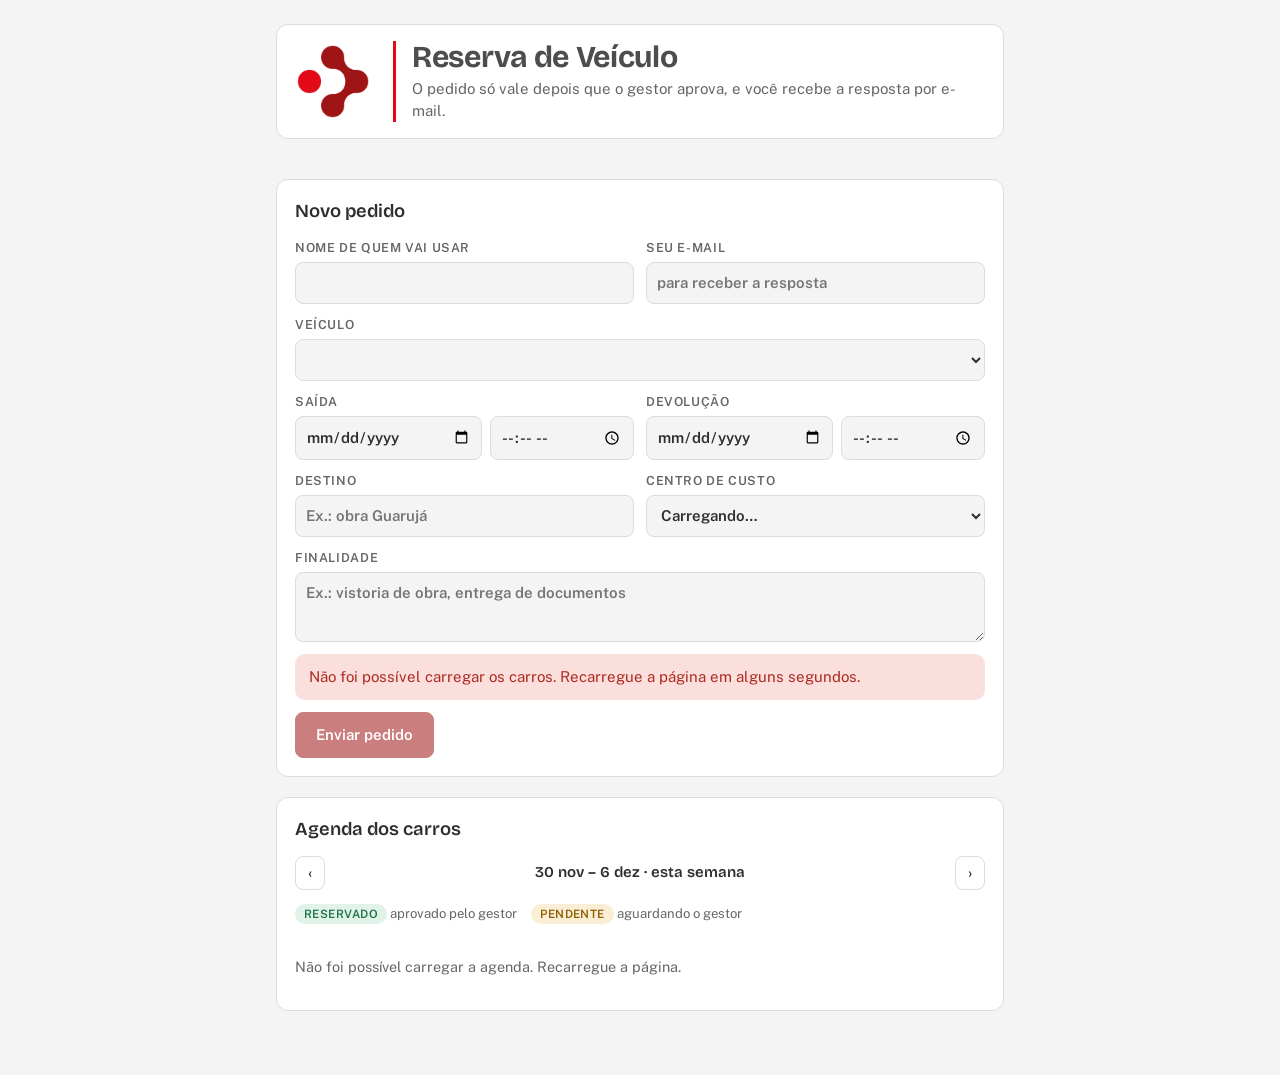
<file: Index.html>
<!DOCTYPE html>
<html lang="pt-BR">
<head>
<meta charset="utf-8">
<meta name="viewport" content="width=device-width, initial-scale=1">
<title>Reserva de Veículo · Dellut</title>
<meta name="description" content="Peça o carro da empresa. O pedido vale depois da aprovação do gestor.">
<link rel="icon" type="image/png" href="assets/logo.png">
<link rel="preconnect" href="https://fonts.googleapis.com">
<link rel="stylesheet" href="https://fonts.googleapis.com/css2?family=Bricolage+Grotesque:opsz,wght@12..96,600;12..96,700&family=Public+Sans:wght@400;500;600&family=JetBrains+Mono:wght@500&display=swap">
<link rel="stylesheet" href="assets/styles.css">
</head>
<body>
<div class="wrap">
  <header class="brand">
    <img src="assets/logo.png" alt="Dellut" width="72" height="72">
    <div>
      <h1>Reserva de Veículo</h1>
      <p class="sub">O pedido só vale depois que o gestor aprova, e você recebe a resposta por e-mail.</p>
    </div>
  </header>

  <div class="cars" id="cars"></div>

  <section class="panel" aria-labelledby="t-novo">
    <h2 id="t-novo">Novo pedido</h2>
    <form id="form" novalidate>
      <label>Nome de quem vai usar<input id="nome" type="text" maxlength="80" autocomplete="name" required></label>
      <label>Seu e-mail<input id="email" type="email" maxlength="120" autocomplete="email" placeholder="para receber a resposta" required></label>
      <label class="full">Veículo<select id="veiculo" required></select></label>
      <label>Saída<span class="pair"><input id="di" type="date" required><input id="hi" type="time" required></span></label>
      <label>Devolução<span class="pair"><input id="df" type="date" required><input id="hf" type="time" required></span></label>
      <label>Destino<input id="destino" type="text" maxlength="120" placeholder="Ex.: obra Guarujá" required></label>
      <label>Centro de custo<select id="centro" required><option value="">Carregando…</option></select></label>
      <label class="full">Finalidade<textarea id="finalidade" maxlength="400" placeholder="Ex.: vistoria de obra, entrega de documentos" required></textarea></label>
      <div id="rod" class="notice warn full" hidden></div>
      <div id="msg" class="notice full" hidden></div>
      <div class="full"><button class="btn primary" type="submit" id="enviar" disabled>Enviar pedido</button></div>
    </form>
  </section>

  <section class="panel" aria-labelledby="t-agenda">
    <h2 id="t-agenda">Agenda dos carros</h2>
    <div class="weeknav">
      <button class="btn small" type="button" id="prev" aria-label="Semana anterior">‹</button>
      <div class="lbl" id="wlbl"></div>
      <button class="btn small" type="button" id="next" aria-label="Próxima semana">›</button>
    </div>
    <div class="legend"><span><span class="pill Aprovada">reservado</span> aprovado pelo gestor</span><span><span class="pill Pendente">pendente</span> aguardando o gestor</span></div>
    <div id="semana"><p class="free">Carregando a agenda…</p></div>
  </section>
</div>
<script src="config.js"></script>
<script src="assets/comum.js"></script>
<script src="assets/reserva.js"></script>
</body>
</html>
</file>
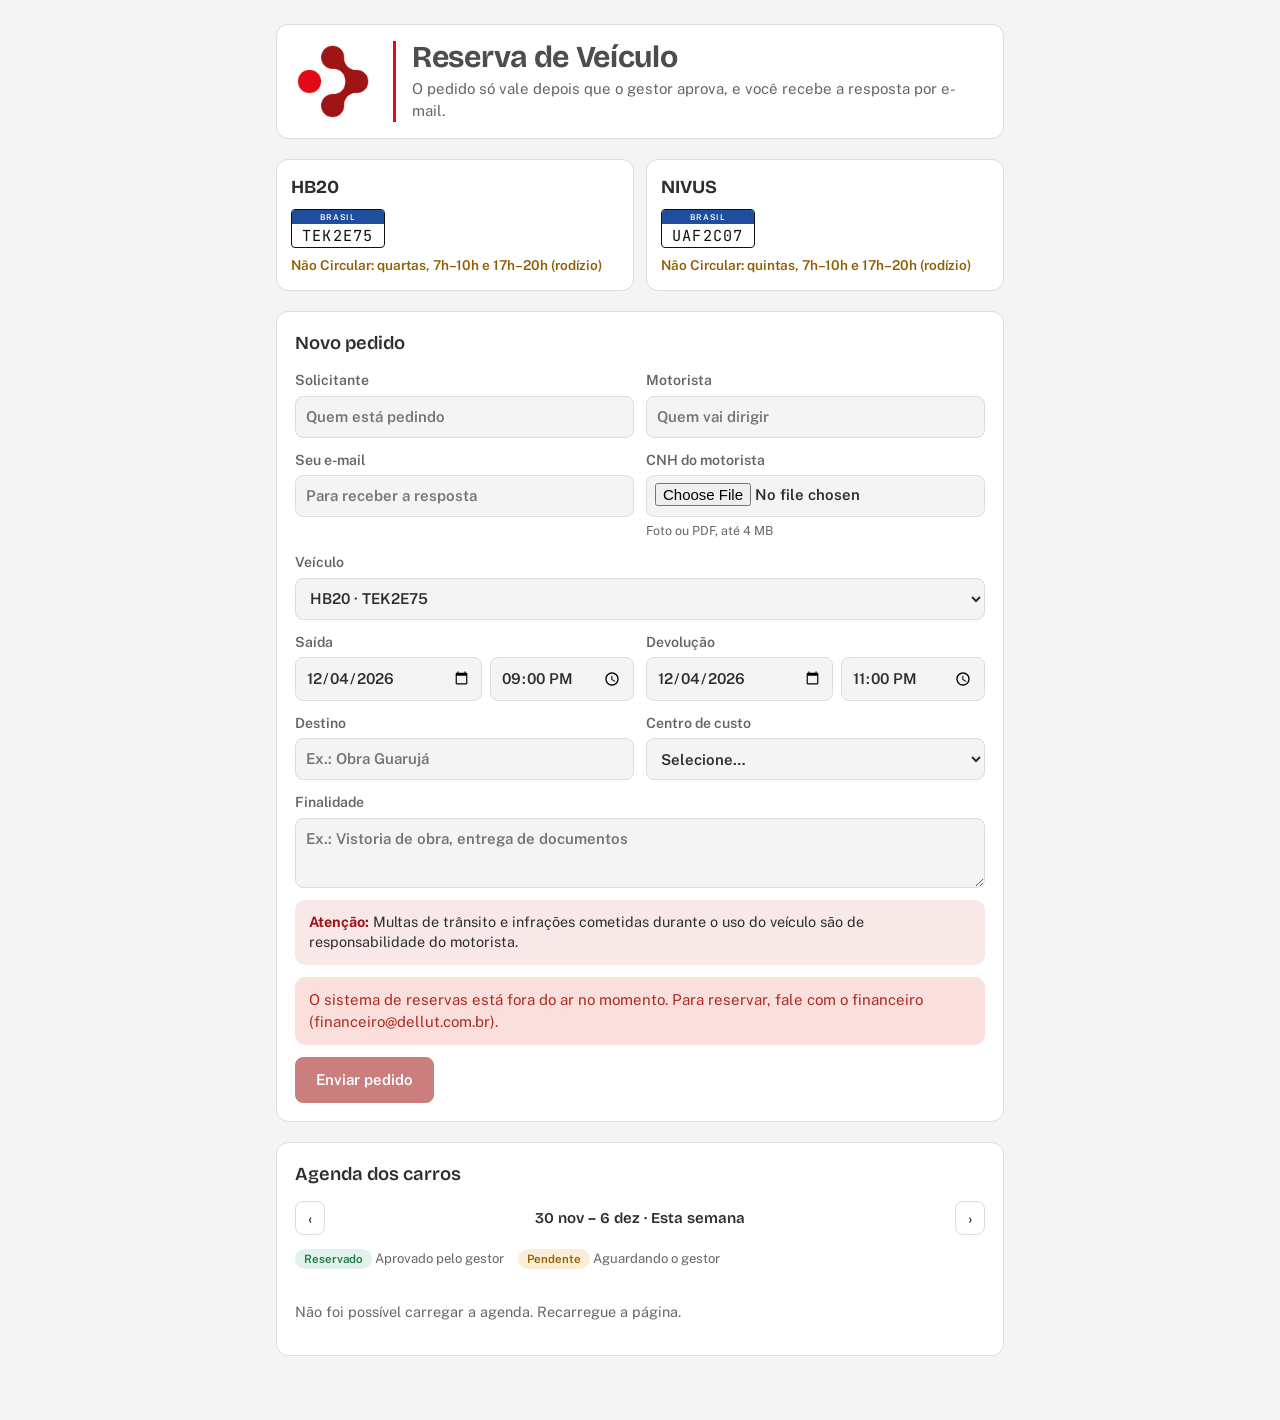
<file: index.html>
<!DOCTYPE html>
<html lang="pt-BR">
<head>
<meta charset="utf-8">
<meta name="viewport" content="width=device-width, initial-scale=1">
<title>Reserva de Veículo · Dellut</title>
<meta name="description" content="Peça o carro da empresa. O pedido vale depois da aprovação do gestor.">
<link rel="icon" type="image/png" href="assets/logo.png">
<link rel="preconnect" href="https://fonts.googleapis.com">
<link rel="stylesheet" href="https://fonts.googleapis.com/css2?family=Bricolage+Grotesque:opsz,wght@12..96,600;12..96,700&family=Public+Sans:wght@400;500;600&family=JetBrains+Mono:wght@500&display=swap">
<link rel="stylesheet" href="styles.css?v=11">
</head>
<body>
<div class="wrap">
  <header class="brand">
    <img src="assets/logo.png" alt="Dellut" width="72" height="72">
    <div>
      <h1>Reserva de Veículo</h1>
      <p class="sub">O pedido só vale depois que o gestor aprova, e você recebe a resposta por e-mail.</p>
    </div>
  </header>

  <div class="cars" id="cars"></div>

  <section class="panel" aria-labelledby="t-novo">
    <h2 id="t-novo">Novo pedido</h2>
    <form id="form" novalidate>
      <label>Solicitante<input id="solicitante" type="text" maxlength="80" autocomplete="name" placeholder="Quem está pedindo" required></label>
      <label>Motorista<input id="nome" type="text" maxlength="80" placeholder="Quem vai dirigir" required></label>
      <label>Seu e-mail<input id="email" type="email" maxlength="120" autocomplete="email" placeholder="Para receber a resposta" required></label>
      <label>CNH do motorista<input id="cnh" type="file" accept="image/jpeg,image/png,application/pdf,image/*" required><span class="hint">Foto ou PDF, até 4 MB</span></label>
      <label class="full">Veículo<select id="veiculo" required></select></label>
      <label>Saída<span class="pair"><input id="di" type="date" required><input id="hi" type="time" required></span></label>
      <label>Devolução<span class="pair"><input id="df" type="date" required><input id="hf" type="time" required></span></label>
      <label>Destino<input id="destino" type="text" maxlength="120" placeholder="Ex.: Obra Guarujá" required></label>
      <label>Centro de custo<select id="centro" required><option value="">Carregando…</option></select></label>
      <label class="full">Finalidade<textarea id="finalidade" maxlength="400" placeholder="Ex.: Vistoria de obra, entrega de documentos" required></textarea></label>
      <div class="notice aviso full"><b>Atenção:</b> <span id="aviso-txt">Multas de trânsito e infrações cometidas durante o uso do veículo são de responsabilidade do motorista.</span></div>
      <div id="rod" class="notice warn full" hidden></div>
      <div id="msg" class="notice full" hidden></div>
      <div class="full"><button class="btn primary" type="submit" id="enviar" disabled>Enviar pedido</button></div>
    </form>
  </section>

  <section class="panel" aria-labelledby="t-agenda">
    <h2 id="t-agenda">Agenda dos carros</h2>
    <div class="weeknav">
      <button class="btn small" type="button" id="prev" aria-label="Semana anterior">‹</button>
      <div class="lbl" id="wlbl"></div>
      <button class="btn small" type="button" id="next" aria-label="Próxima semana">›</button>
    </div>
    <div class="legend"><span><span class="pill Aprovada">Reservado</span> Aprovado pelo gestor</span><span><span class="pill Pendente">Pendente</span> Aguardando o gestor</span></div>
    <div id="semana"><p class="free">Carregando a agenda…</p></div>
  </section>
</div>
<script src="config.js"></script>
<script src="assets/comum.js"></script>
<script src="reserva.js?v=11"></script>
</body>
</html>
</file>
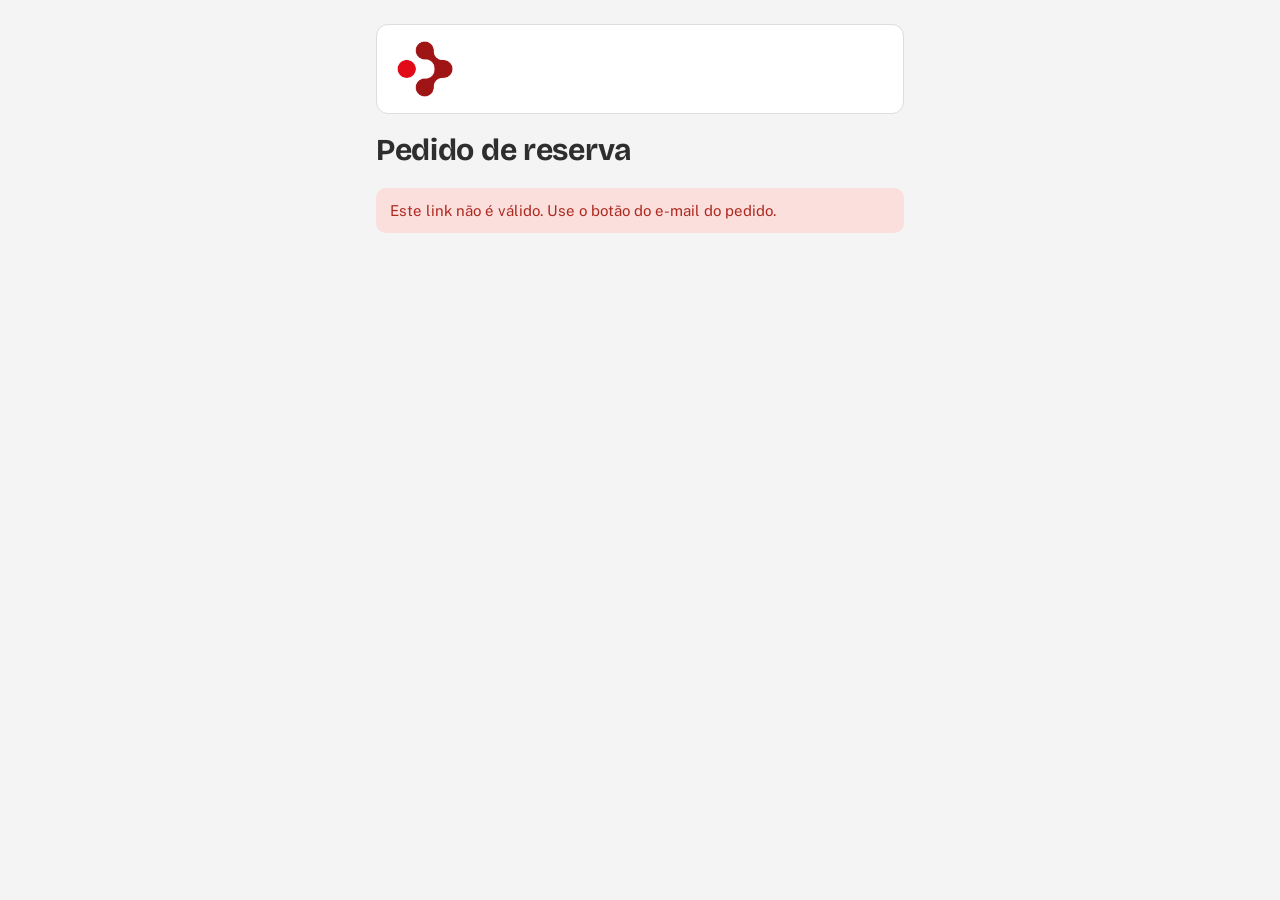
<file: aprovar.html>
<!DOCTYPE html>
<html lang="pt-BR">
<head>
<meta charset="utf-8">
<meta name="viewport" content="width=device-width, initial-scale=1">
<meta name="robots" content="noindex">
<title>Aprovação de reserva · Dellut</title>
<link rel="icon" type="image/png" href="assets/logo.png">
<link rel="preconnect" href="https://fonts.googleapis.com">
<link rel="stylesheet" href="https://fonts.googleapis.com/css2?family=Bricolage+Grotesque:opsz,wght@12..96,600;12..96,700&family=Public+Sans:wght@400;500;600&display=swap">
<link rel="stylesheet" href="styles.css?v=11">
</head>
<body>
<div class="wrap narrow">
  <header class="brand compact"><img src="assets/logo.png" alt="Dellut" width="56" height="56"></header>
  <h1 id="titulo">Pedido de reserva</h1>
  <div id="conteudo"><p class="free">Carregando o pedido…</p></div>
</div>
<script src="config.js"></script>
<script src="assets/comum.js"></script>
<script src="aprovar.js?v=12"></script>
</body>
</html>
</file>
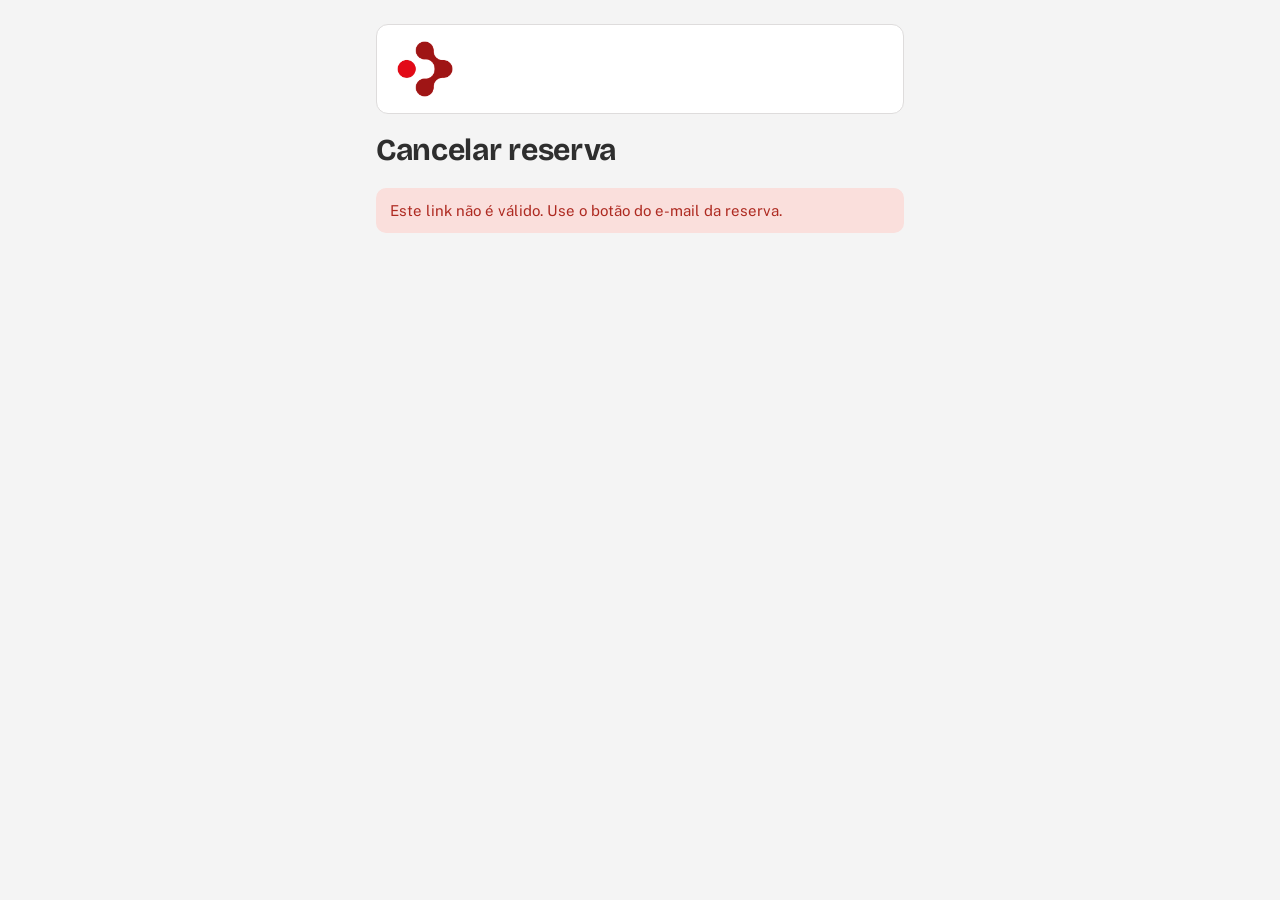
<file: cancelar.html>
<!DOCTYPE html>
<html lang="pt-BR">
<head>
<meta charset="utf-8">
<meta name="viewport" content="width=device-width, initial-scale=1">
<meta name="robots" content="noindex">
<title>Cancelar reserva · Dellut</title>
<link rel="icon" type="image/png" href="assets/logo.png">
<link rel="preconnect" href="https://fonts.googleapis.com">
<link rel="stylesheet" href="https://fonts.googleapis.com/css2?family=Bricolage+Grotesque:opsz,wght@12..96,600;12..96,700&family=Public+Sans:wght@400;500;600&family=JetBrains+Mono:wght@500&display=swap">
<link rel="stylesheet" href="styles.css?v=11">
</head>
<body>
<div class="wrap narrow">
  <header class="brand compact"><img src="assets/logo.png" alt="Dellut" width="56" height="56"></header>
  <h1 id="titulo">Cancelar reserva</h1>
  <div id="conteudo"><p class="free">Carregando a reserva…</p></div>
</div>
<script src="config.js"></script>
<script src="assets/comum.js"></script>
<script src="cancelar.js?v=11"></script>
</body>
</html>
</file>
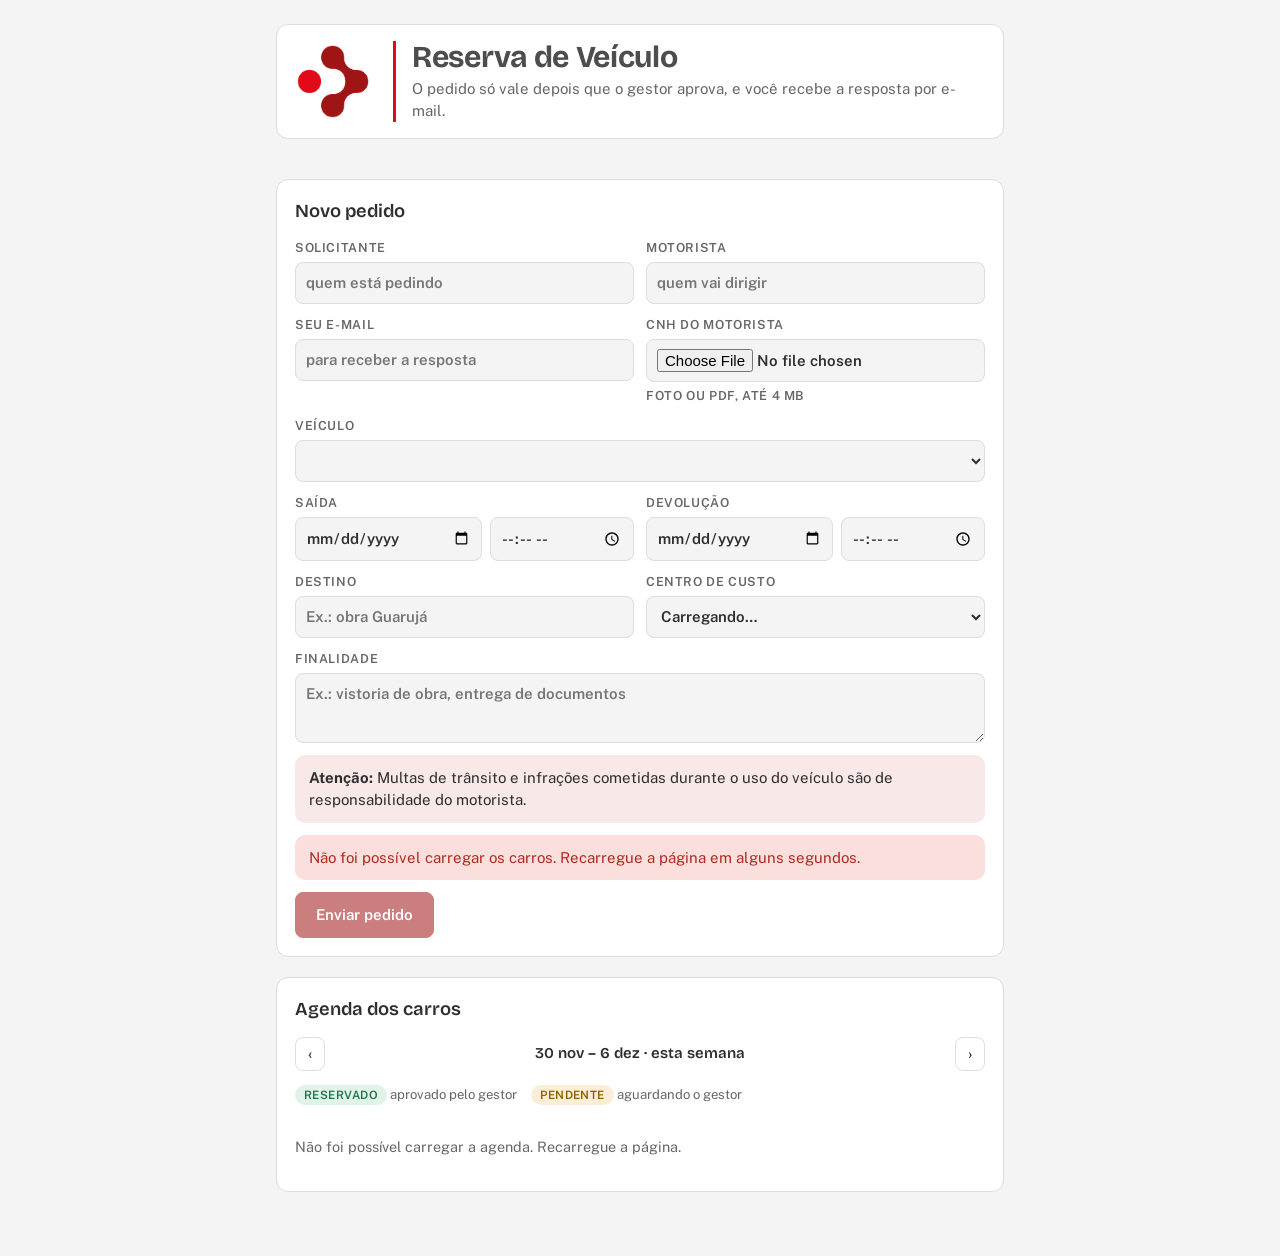
<file: index_2.html>
<!DOCTYPE html>
<html lang="pt-BR">
<head>
<meta charset="utf-8">
<meta name="viewport" content="width=device-width, initial-scale=1">
<title>Reserva de Veículo · Dellut</title>
<meta name="description" content="Peça o carro da empresa. O pedido vale depois da aprovação do gestor.">
<link rel="icon" type="image/png" href="assets/logo.png">
<link rel="preconnect" href="https://fonts.googleapis.com">
<link rel="stylesheet" href="https://fonts.googleapis.com/css2?family=Bricolage+Grotesque:opsz,wght@12..96,600;12..96,700&family=Public+Sans:wght@400;500;600&family=JetBrains+Mono:wght@500&display=swap">
<link rel="stylesheet" href="assets/styles.css">
</head>
<body>
<div class="wrap">
  <header class="brand">
    <img src="assets/logo.png" alt="Dellut" width="72" height="72">
    <div>
      <h1>Reserva de Veículo</h1>
      <p class="sub">O pedido só vale depois que o gestor aprova, e você recebe a resposta por e-mail.</p>
    </div>
  </header>

  <div class="cars" id="cars"></div>

  <section class="panel" aria-labelledby="t-novo">
    <h2 id="t-novo">Novo pedido</h2>
    <form id="form" novalidate>
      <label>Solicitante<input id="solicitante" type="text" maxlength="80" autocomplete="name" placeholder="quem está pedindo" required></label>
      <label>Motorista<input id="nome" type="text" maxlength="80" placeholder="quem vai dirigir" required></label>
      <label>Seu e-mail<input id="email" type="email" maxlength="120" autocomplete="email" placeholder="para receber a resposta" required></label>
      <label>CNH do motorista<input id="cnh" type="file" accept="image/jpeg,image/png,application/pdf,image/*" required><span class="hint">Foto ou PDF, até 4 MB</span></label>
      <label class="full">Veículo<select id="veiculo" required></select></label>
      <label>Saída<span class="pair"><input id="di" type="date" required><input id="hi" type="time" required></span></label>
      <label>Devolução<span class="pair"><input id="df" type="date" required><input id="hf" type="time" required></span></label>
      <label>Destino<input id="destino" type="text" maxlength="120" placeholder="Ex.: obra Guarujá" required></label>
      <label>Centro de custo<select id="centro" required><option value="">Carregando…</option></select></label>
      <label class="full">Finalidade<textarea id="finalidade" maxlength="400" placeholder="Ex.: vistoria de obra, entrega de documentos" required></textarea></label>
      <div class="notice aviso full"><b>Atenção:</b> <span id="aviso-txt">Multas de trânsito e infrações cometidas durante o uso do veículo são de responsabilidade do motorista.</span></div>
      <div id="rod" class="notice warn full" hidden></div>
      <div id="msg" class="notice full" hidden></div>
      <div class="full"><button class="btn primary" type="submit" id="enviar" disabled>Enviar pedido</button></div>
    </form>
  </section>

  <section class="panel" aria-labelledby="t-agenda">
    <h2 id="t-agenda">Agenda dos carros</h2>
    <div class="weeknav">
      <button class="btn small" type="button" id="prev" aria-label="Semana anterior">‹</button>
      <div class="lbl" id="wlbl"></div>
      <button class="btn small" type="button" id="next" aria-label="Próxima semana">›</button>
    </div>
    <div class="legend"><span><span class="pill Aprovada">reservado</span> aprovado pelo gestor</span><span><span class="pill Pendente">pendente</span> aguardando o gestor</span></div>
    <div id="semana"><p class="free">Carregando a agenda…</p></div>
  </section>
</div>
<script src="config.js"></script>
<script src="assets/comum.js"></script>
<script src="assets/reserva.js"></script>
</body>
</html>
</file>
<file: assets/styles.css>
/* Reserva de Veículo · Frota Dellut
   Layout: coluna única estreita; cabeçalho com logo, cartões dos carros, formulário, agenda da semana. */
:root {
  --bg: #F4F4F4; --surface: #FFFFFF; --fg: #2E2E2E; --muted: #666666; --line: #DEDCDC;
  --accent: #9F1516; --accent-fg: #FFFFFF; --accent-soft: #F8E8E8;
  --brand-red: #E20A16; --brand-gray: #4D4D4D;
  --ok: #1D7448; --ok-bg: #E1F2E8; --warn: #8F5E00; --warn-bg: #FAEFD6; --bad: #AE2A21; --bad-bg: #FADFDC;
  --band: #1F4E9C;
  --f-display: "Bricolage Grotesque", "Segoe UI", system-ui, sans-serif;
  --f-body: "Public Sans", "Segoe UI", system-ui, sans-serif;
  --f-mono: "JetBrains Mono", ui-monospace, Menlo, Consolas, monospace;
}
@media (prefers-color-scheme: dark) {
  :root {
    --bg: #141414; --surface: #1E1E1E; --fg: #EDEDED; --muted: #A3A3A3; --line: #333333;
    --accent: #F0767A; --accent-fg: #1A0405; --accent-soft: #3A1E1F;
    --ok: #6CCB97; --ok-bg: #16322A; --warn: #E4B55C; --warn-bg: #382B12; --bad: #EE8A82; --bad-bg: #3B1C1A;
    --band: #2D63B8; color-scheme: dark;
  }
}
* { box-sizing: border-box; }
body { margin: 0; background: var(--bg); color: var(--fg); font-family: var(--f-body); font-size: 15px; line-height: 1.45; }
.wrap { max-width: 760px; margin: 0 auto; padding: 24px 16px 64px; display: flex; flex-direction: column; gap: 20px; }
.wrap.narrow { max-width: 560px; }
h1 { font-family: var(--f-display); font-weight: 700; font-size: 1.9rem; line-height: 1.1; margin: 0; letter-spacing: -.01em; text-wrap: balance; }
h2 { font-family: var(--f-display); font-weight: 600; font-size: 1.15rem; margin: 0; }
.sub { color: var(--muted); margin: 6px 0 0; }

.brand { background: #FFFFFF; border: 1px solid var(--line); border-radius: 12px; padding: 16px 20px; display: flex; flex-wrap: wrap; align-items: center; gap: 12px 24px; }
.brand img { width: 72px; height: auto; display: block; }
.brand h1 { color: var(--brand-gray); }
.brand .sub { color: #666666; margin-top: 4px; }
.brand > div { flex: 1 1 260px; min-width: 0; border-left: 3px solid var(--brand-red); padding-left: 16px; }
.brand.compact img { width: 56px; }
@media (max-width: 540px) { .brand > div { border-left: 0; padding-left: 0; } }

.panel { background: var(--surface); border: 1px solid var(--line); border-radius: 12px; padding: 18px; display: flex; flex-direction: column; gap: 14px; }
.cars { display: grid; grid-template-columns: repeat(2, minmax(0, 1fr)); gap: 12px; }
.car { background: var(--surface); border: 1px solid var(--line); border-radius: 12px; padding: 14px; display: flex; flex-direction: column; gap: 8px; align-items: flex-start; }
.car .nm { font-family: var(--f-display); font-weight: 700; font-size: 1.15rem; }
.car .rz { font-size: .85rem; color: var(--warn); font-weight: 600; }
.car .prox { width: 100%; border-top: 1px solid var(--line); padding-top: 8px; display: flex; flex-direction: column; gap: 4px; }
.car .prox:empty { display: none; }
.prox-t { font-size: .75rem; text-transform: uppercase; letter-spacing: .05em; color: var(--muted); font-weight: 600; }
.prox-i { display: flex; flex-wrap: wrap; gap: 4px 10px; align-items: baseline; font-size: .9rem; }
.prox-i .time { font-size: .85rem; color: var(--ok); }

.plate { display: inline-flex; flex-direction: column; border: 1.5px solid #111; border-radius: 4px; overflow: hidden; background: #fff; color: #111; font-family: var(--f-mono); line-height: 1; }
.plate::before { content: "BRASIL"; background: var(--band); color: #fff; font: 600 .5rem var(--f-body); letter-spacing: .15em; text-align: center; padding: 2px 6px; }
.plate span { padding: 4px 10px; font-size: .95rem; letter-spacing: .08em; }
.plate.sm span { padding: 2px 6px; font-size: .75rem; }

form { display: grid; grid-template-columns: repeat(2, minmax(0, 1fr)); gap: 12px; }
.full { grid-column: 1 / -1; }
@media (max-width: 540px) { form, .cars { grid-template-columns: minmax(0, 1fr); } }
label { display: flex; flex-direction: column; gap: 5px; font-size: .78rem; font-weight: 600; text-transform: uppercase; letter-spacing: .05em; color: var(--muted); }
input, select, textarea { font: inherit; font-size: 15px; text-transform: none; letter-spacing: 0; color: var(--fg); background: var(--bg); border: 1px solid var(--line); border-radius: 8px; padding: 9px 10px; min-height: 42px; width: 100%; }
textarea { min-height: 70px; resize: vertical; }
.pair { display: grid; grid-template-columns: minmax(0, 1.3fr) minmax(0, 1fr); gap: 8px; }
input:focus-visible, select:focus-visible, textarea:focus-visible, button:focus-visible { outline: 2px solid var(--accent); outline-offset: 2px; }

.btn { font: inherit; font-weight: 600; border-radius: 8px; border: 1px solid var(--line); background: var(--surface); color: var(--fg); padding: 9px 14px; cursor: pointer; min-height: 40px; }
.btn.primary { background: var(--accent); color: var(--accent-fg); border-color: var(--accent); min-height: 46px; padding: 10px 20px; }
.btn.ok { background: var(--ok); border-color: var(--ok); color: #fff; min-height: 46px; padding: 11px 20px; }
.btn.bad { background: var(--bad); border-color: var(--bad); color: #fff; min-height: 46px; padding: 11px 20px; }
.btn.small { min-height: 34px; padding: 5px 12px; }
.btn:disabled { opacity: .55; cursor: default; }
.row { display: flex; gap: 10px; flex-wrap: wrap; }

.notice { border-radius: 10px; padding: 12px 14px; background: var(--accent-soft); }
.notice.warn { background: var(--warn-bg); color: var(--warn); font-weight: 600; }
.notice.bad { background: var(--bad-bg); color: var(--bad); }
.notice.good { background: var(--ok-bg); color: var(--ok); font-weight: 600; }

.weeknav { display: flex; align-items: center; justify-content: space-between; gap: 8px; }
.weeknav .lbl { font-family: var(--f-display); font-weight: 600; text-align: center; }
.legend { display: flex; gap: 14px; flex-wrap: wrap; font-size: .82rem; color: var(--muted); }
.day { display: grid; grid-template-columns: 58px minmax(0, 1fr); gap: 12px; padding: 12px 0; border-top: 1px solid var(--line); }
.day:first-child { border-top: 0; }
.dl { display: flex; flex-direction: column; line-height: 1.1; }
.dl .wd { font-size: .72rem; text-transform: uppercase; letter-spacing: .06em; color: var(--muted); font-weight: 600; }
.dl .dn { font-family: var(--f-display); font-weight: 700; font-size: 1.5rem; }
.day.today .dn { color: var(--accent); }
.day.past { opacity: .55; }
.list { display: flex; flex-direction: column; gap: 8px; min-width: 0; }
.free { color: var(--muted); font-size: .9rem; padding-top: 5px; }
.res { border: 1px solid var(--line); border-left: 4px solid var(--warn); border-radius: 10px; padding: 10px 12px; display: flex; flex-direction: column; gap: 4px; }
.res.Aprovada { border-left-color: var(--ok); }
.rt { display: flex; flex-wrap: wrap; gap: 8px; align-items: center; justify-content: space-between; }
.rt .left { display: flex; gap: 8px; align-items: center; }
.time { font-family: var(--f-mono); font-variant-numeric: tabular-nums; font-size: .92rem; }
.pill { font-size: .72rem; font-weight: 600; padding: 3px 9px; border-radius: 999px; text-transform: uppercase; letter-spacing: .04em; }
.pill.Pendente { background: var(--warn-bg); color: var(--warn); }
.pill.Aprovada { background: var(--ok-bg); color: var(--ok); }
.meta { color: var(--muted); font-size: .88rem; }
.meta b { color: var(--fg); }

#conteudo { display: flex; flex-direction: column; gap: 16px; }
dl.dados { display: grid; grid-template-columns: auto minmax(0, 1fr); gap: 6px 14px; margin: 0; }
dl.dados dt { color: var(--muted); }
dl.dados dd { margin: 0; font-weight: 600; overflow-wrap: anywhere; }
[hidden] { display: none !important; }
@media (prefers-reduced-motion: reduce) { * { transition: none !important; animation: none !important; } }
</file>
<file: styles.css>
/* Reserva de Veículo · Frota Dellut
   Layout: coluna única estreita; cabeçalho com logo, cartões dos carros, formulário, agenda da semana. */
:root {
  --bg: #F4F4F4; --surface: #FFFFFF; --fg: #2E2E2E; --muted: #666666; --line: #DEDCDC;
  --accent: #9F1516; --accent-fg: #FFFFFF; --accent-soft: #F8E8E8;
  --brand-red: #E20A16; --brand-gray: #4D4D4D;
  --ok: #1D7448; --ok-bg: #E1F2E8; --warn: #8F5E00; --warn-bg: #FAEFD6; --bad: #AE2A21; --bad-bg: #FADFDC;
  --band: #1F4E9C;
  --f-display: "Bricolage Grotesque", "Segoe UI", system-ui, sans-serif;
  --f-body: "Public Sans", "Segoe UI", system-ui, sans-serif;
  --f-mono: "JetBrains Mono", ui-monospace, Menlo, Consolas, monospace;
}
@media (prefers-color-scheme: dark) {
  :root {
    --bg: #141414; --surface: #1E1E1E; --fg: #EDEDED; --muted: #A3A3A3; --line: #333333;
    --accent: #F0767A; --accent-fg: #1A0405; --accent-soft: #3A1E1F;
    --ok: #6CCB97; --ok-bg: #16322A; --warn: #E4B55C; --warn-bg: #382B12; --bad: #EE8A82; --bad-bg: #3B1C1A;
    --band: #2D63B8; color-scheme: dark;
  }
}
* { box-sizing: border-box; }
body { margin: 0; background: var(--bg); color: var(--fg); font-family: var(--f-body); font-size: 15px; line-height: 1.45; }
.wrap { max-width: 760px; margin: 0 auto; padding: 24px 16px 64px; display: flex; flex-direction: column; gap: 20px; }
.wrap.narrow { max-width: 560px; }
h1 { font-family: var(--f-display); font-weight: 700; font-size: 1.9rem; line-height: 1.1; margin: 0; letter-spacing: -.01em; text-wrap: balance; }
h2 { font-family: var(--f-display); font-weight: 600; font-size: 1.15rem; margin: 0; }
.sub { color: var(--muted); margin: 6px 0 0; }

.brand { background: #FFFFFF; border: 1px solid var(--line); border-radius: 12px; padding: 16px 20px; display: flex; flex-wrap: wrap; align-items: center; gap: 12px 24px; }
.brand img { width: 72px; height: auto; display: block; }
.brand h1 { color: var(--brand-gray); }
.brand .sub { color: #666666; margin-top: 4px; }
.brand > div { flex: 1 1 260px; min-width: 0; border-left: 3px solid var(--brand-red); padding-left: 16px; }
.brand.compact img { width: 56px; }
@media (max-width: 540px) { .brand > div { border-left: 0; padding-left: 0; } }

.panel { background: var(--surface); border: 1px solid var(--line); border-radius: 12px; padding: 18px; display: flex; flex-direction: column; gap: 14px; }
.cars { display: grid; grid-template-columns: repeat(2, minmax(0, 1fr)); gap: 12px; }
.car { background: var(--surface); border: 1px solid var(--line); border-radius: 12px; padding: 14px; display: flex; flex-direction: column; gap: 8px; align-items: flex-start; }
.car .nm { font-family: var(--f-display); font-weight: 700; font-size: 1.15rem; }
.car .rz { font-size: .85rem; color: var(--warn); font-weight: 600; }
.car .prox { width: 100%; border-top: 1px solid var(--line); padding-top: 8px; display: flex; flex-direction: column; gap: 4px; }
.car .prox:empty { display: none; }
.prox-t { font-size: .82rem; color: var(--muted); font-weight: 600; }
.prox-i { display: flex; flex-wrap: wrap; gap: 4px 10px; align-items: baseline; font-size: .9rem; }
.prox-i .time { font-size: .85rem; color: var(--ok); }

.plate { display: inline-flex; flex-direction: column; border: 1.5px solid #111; border-radius: 4px; overflow: hidden; background: #fff; color: #111; font-family: var(--f-mono); line-height: 1; }
.plate::before { content: "BRASIL"; background: var(--band); color: #fff; font: 600 .5rem var(--f-body); letter-spacing: .15em; text-align: center; padding: 2px 6px; }
.plate span { padding: 4px 10px; font-size: .95rem; letter-spacing: .08em; }
.plate.sm::before { display: none; }
.plate.sm span { padding: 2px 8px; font-size: .75rem; text-align: center; }
.plate.sm .pb { background: var(--band); color: #fff; font: 600 .62rem var(--f-mono); letter-spacing: .1em; padding: 2px 6px; }

form { display: grid; grid-template-columns: repeat(2, minmax(0, 1fr)); gap: 12px; }
.full { grid-column: 1 / -1; }
@media (max-width: 540px) { form, .cars { grid-template-columns: minmax(0, 1fr); } }
label { display: flex; flex-direction: column; gap: 5px; font-size: .88rem; font-weight: 600; color: var(--muted); }
input, select, textarea { font: inherit; font-size: 15px; text-transform: none; letter-spacing: 0; color: var(--fg); background: var(--bg); border: 1px solid var(--line); border-radius: 8px; padding: 9px 10px; min-height: 42px; width: 100%; }
textarea { min-height: 70px; resize: vertical; }
.hint { font-size: .78rem; font-weight: 400; text-transform: none; letter-spacing: 0; color: var(--muted); }
input[type=file] { padding: 7px 8px; }
.notice.aviso { font-size: .9rem; }
.notice.aviso b { color: var(--accent); }
.pair { display: grid; grid-template-columns: minmax(0, 1.3fr) minmax(0, 1fr); gap: 8px; }
input:focus-visible, select:focus-visible, textarea:focus-visible, button:focus-visible { outline: 2px solid var(--accent); outline-offset: 2px; }

.btn { font: inherit; font-weight: 600; border-radius: 8px; border: 1px solid var(--line); background: var(--surface); color: var(--fg); padding: 9px 14px; cursor: pointer; min-height: 40px; }
.btn.primary { background: var(--accent); color: var(--accent-fg); border-color: var(--accent); min-height: 46px; padding: 10px 20px; }
.btn.ok { background: var(--ok); border-color: var(--ok); color: #fff; min-height: 46px; padding: 11px 20px; }
.btn.bad { background: var(--bad); border-color: var(--bad); color: #fff; min-height: 46px; padding: 11px 20px; }
.btn.small { min-height: 34px; padding: 5px 12px; }
.btn:disabled { opacity: .55; cursor: default; }
.row { display: flex; gap: 10px; flex-wrap: wrap; }

.notice { border-radius: 10px; padding: 12px 14px; background: var(--accent-soft); }
.notice.warn { background: var(--warn-bg); color: var(--warn); font-weight: 600; }
.notice.bad { background: var(--bad-bg); color: var(--bad); }
.notice.good { background: var(--ok-bg); color: var(--ok); font-weight: 600; }

.weeknav { display: flex; align-items: center; justify-content: space-between; gap: 8px; }
.weeknav .lbl { font-family: var(--f-display); font-weight: 600; text-align: center; }
.legend { display: flex; gap: 14px; flex-wrap: wrap; font-size: .82rem; color: var(--muted); }
.day { display: grid; grid-template-columns: 58px minmax(0, 1fr); gap: 12px; padding: 12px 0; border-top: 1px solid var(--line); }
.day:first-child { border-top: 0; }
.dl { display: flex; flex-direction: column; line-height: 1.1; }
.dl .wd { font-size: .8rem; color: var(--muted); font-weight: 600; }
.dl .dn { font-family: var(--f-display); font-weight: 700; font-size: 1.5rem; }
.day.today .dn { color: var(--accent); }
.day.past { opacity: .55; }
.list { display: flex; flex-direction: column; gap: 8px; min-width: 0; }
.free { color: var(--muted); font-size: .9rem; padding-top: 5px; }
.res { border: 1px solid var(--line); border-left: 4px solid var(--warn); border-radius: 10px; padding: 10px 12px; display: flex; flex-direction: column; gap: 4px; }
.res.Aprovada { border-left-color: var(--ok); }
.rt { display: flex; flex-wrap: wrap; gap: 8px; align-items: center; justify-content: space-between; }
.rt .left { display: flex; flex-wrap: wrap; gap: 8px; align-items: center; }
.rt .carro { font-weight: 600; font-size: .9rem; }
.time { font-family: var(--f-mono); font-variant-numeric: tabular-nums; font-size: .92rem; }
.pill { font-size: .72rem; font-weight: 600; padding: 3px 9px; border-radius: 999px; }
.pill.Pendente { background: var(--warn-bg); color: var(--warn); }
.pill.Aprovada { background: var(--ok-bg); color: var(--ok); }
.meta { color: var(--muted); font-size: .88rem; }
.meta b { color: var(--fg); }

#conteudo { display: flex; flex-direction: column; gap: 16px; }
dl.dados { display: grid; grid-template-columns: auto minmax(0, 1fr); gap: 6px 14px; margin: 0; }
dl.dados dt { color: var(--muted); }
dl.dados dd { margin: 0; font-weight: 600; overflow-wrap: anywhere; }
[hidden] { display: none !important; }
@media (prefers-reduced-motion: reduce) { * { transition: none !important; animation: none !important; } }
</file>
